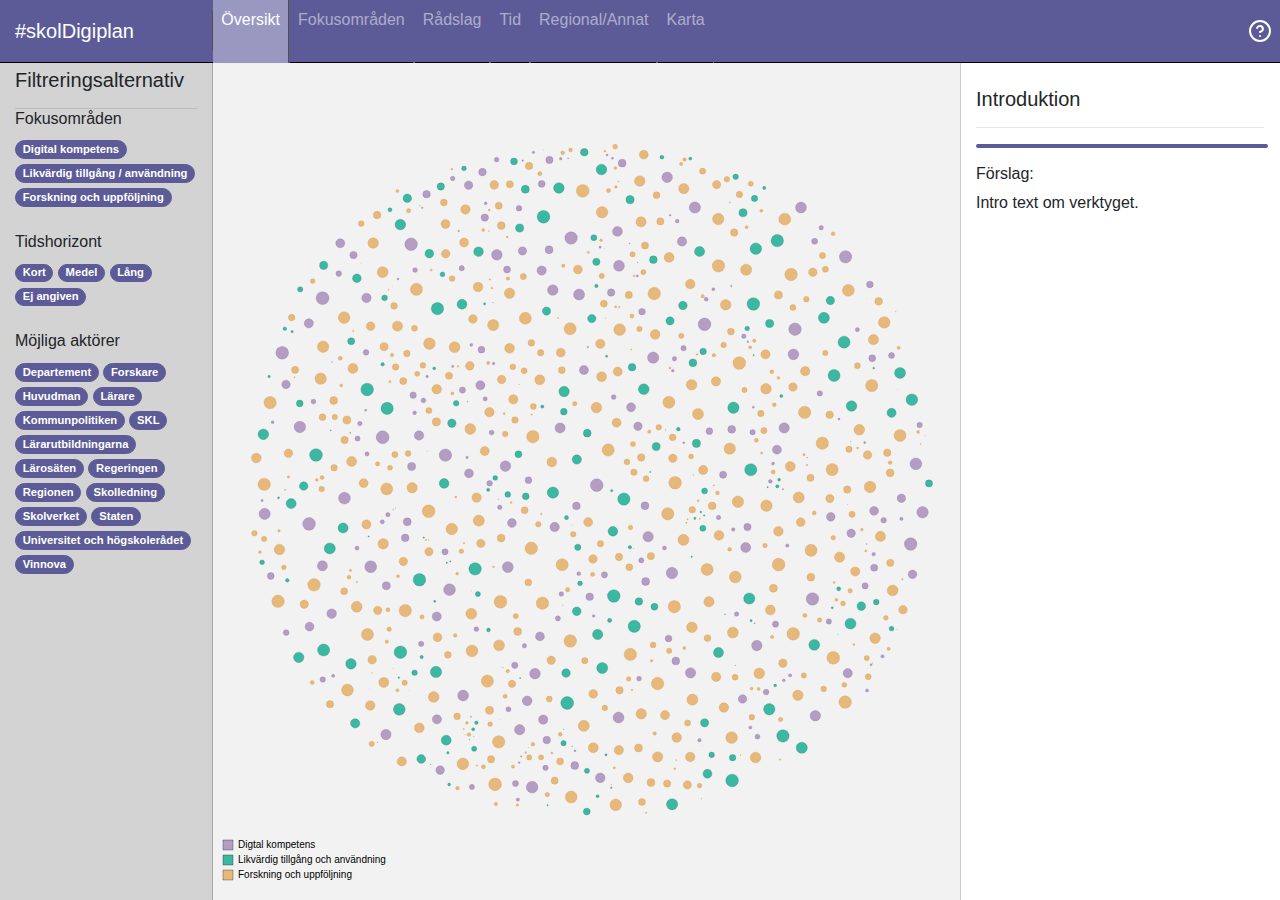
<file: index.html>
<!DOCTYPE html>
<html>
  <head>
    <meta charset="utf-8">
    <title>SKL VoteIT - Bubbles Visualization V0.15</title>
    <link rel="stylesheet" type="text/css" href="css/map.css">
    <link rel="stylesheet" type="text/css" href="css/bubbles.css">
    <link rel="stylesheet" type="text/css" href="css/lib/bootstrap.min.css">
  </head>
  <body>
  <div class="inner_content">
    <div id="nav_bar_top" >
      <nav class="navbar navbar-expand-sm navbar-dark py-0 px-0">
        <a class="col-2 navbar-brand mx-0" style="border-right: 1px solid #505050" href="http://skoldigiplan.se">#skolDigiplan</a>
        <div class="collapse navbar-collapse" style="height:7vh;">
          <ul class="navbar-nav mr-auto">
            <li class="nav-item active view" id="view_0" style="border-left:none !important;">
              <a class="nav-link" onclick="change_view(0)">Översikt <span class="sr-only">(current)</span></a>
            </li>
            <li class="nav-item view" id="view_1">
              <a class="nav-link" onclick="change_view(1)">Fokusområden</a>
            </li>
            <li class="nav-item view" id="view_2">
              <a class="nav-link" onclick="change_view(2)">Rådslag</a>
            </li>
            <li class="nav-item view" id="view_3">
              <a class="nav-link" onclick="change_view(3)">Tid</a>
            </li>
            <li class="nav-item view" id="view_4">
              <a class="nav-link" onclick="change_view(4)">Regional/Annat</a>
            </li>
            <li class="nav-item view" id="view_5">
              <a class="nav-link" onclick="change_view(5)">Karta</a>
            </li>
          </ul>
          <a target="_blank" id="about_tog"  class="mx-2" style="cursor:pointer;" onclick="toggle_about(0)" >
            <img src="resources/help-circle.svg"/>
        </a>
        </div>
    </div>
    <div id="content_container" class="container">
      <div class="row" id="content_row">
        <div id="menu" class="col-2 ">
          <h5 style="margin-top:5px;">Filtreringsalternativ</h5>
          <hr class="pl-0 mb-0">
          <ul class="nav flex-column">
            <li class="nav-item">
              <div id="filter_pills">
                <h6>Fokusområden</h6>
                <span class="badge badge-pill badge-voteit">Digital kompetens</span>
                <span class="badge badge-pill badge-voteit">Likvärdig tillgång / användning</span>
                <span class="badge badge-pill badge-voteit">Forskning och uppföljning</span>
                <br><br><h6>Tidshorizont</h6>
                <span class="badge badge-pill badge-voteit">Kort</span>
                <span class="badge badge-pill badge-voteit">Medel</span>
                <span class="badge badge-pill badge-voteit">Lång</span>
                <span class="badge badge-pill badge-voteit">Ej angiven</span>
                <br><br>
                <h6>Möjliga aktörer</h6>
                <span class="badge badge-pill badge-voteit">Departement</span>
                <span class="badge badge-pill badge-voteit">Forskare</span>
                <span class="badge badge-pill badge-voteit">Huvudman</span>
                <span class="badge badge-pill badge-voteit">Lärare</span>
                <span class="badge badge-pill badge-voteit">Kommunpolitiken</span>
                <span class="badge badge-pill badge-voteit">SKL</span>
                <span class="badge badge-pill badge-voteit">Lärarutbildningarna</span>
                <span class="badge badge-pill badge-voteit">Lärosäten</span>
                <span class="badge badge-pill badge-voteit">Regeringen</span>
                <span class="badge badge-pill badge-voteit">Regionen</span>
                <span class="badge badge-pill badge-voteit">Skolledning</span>
                <span class="badge badge-pill badge-voteit">Skolverket</span>
                <span class="badge badge-pill badge-voteit">Staten</span>
                <span class="badge badge-pill badge-voteit">Universitet och högskolerådet</span>
                <span class="badge badge-pill badge-voteit">Vinnova</span>
              </div>
            </li>
          </ul>
        </div>
        <div class="col-7 px-0" id="main_box">

            <svg id="bubbles_svg_area" width="960" height="540"></svg>
            <svg id="map_svg_area"></svg>
        </div>
        <div class="col-3" id="information_project">
            <div style="width: 18rem;">
              <div class="my-0">
                <h5 id="card_header" class="card-title "><br><span>Introduktion</span></h5>
              </div>
                <h5 id="card_meeting_tree"></h5>
                <hr>
                <p id="card_meeting_q"></p>
                <h6 id="card_link"></h6>
                <hr style="width:100%; border: 2px solid #5c5b97; border-radius:2px;">
                <div class="card_body">
                <h6>Förslag:</h6>
                <p id="card_description" class="card-text"></p>
                <div id="pills">
                </div>
              </div>
            </div>
        </div>
      </div>
    </div>
</div>
<div class="check_text">
</div>
<div id="about_box" class="about_box mx-2 my-2">
  <h5 id="about_header" class="card-title mx-2 my-2">Om verktyget<span style="float:right;cursor:pointer;"><button type="button" class="close" aria-label="Close"><span onclick="toggle_about(1)"aria-hidden="true">&times;</span></button></span></h5>
  <hr>
  <p class='mx-2'>
  Här skriver vi lite information om projektet och hur man använder verktyget
  </p>
  <span style="font-size:10px;"><a target="_blank" href="http://www.victorkesten.com">Victor Kesten</a></span>
  <img class="my-1" src="resources/SKL_logga.png"/ style="position:absolute;width:15%; bottom:0; right:27%;">
  <img src="resources/känneteckenskoldigiplan.png"/ href="http://skoldigiplan.se" style="margin-left:3%;width:25%;bottom:0; right:0; position:absolute;">
</div>
  <script src="js/libraries/jquery-3.2.1.min.js"></script>
  <script src="js/libraries/bootstrap/bootstrap.min.js"></script>
  <script src="js/libraries/d3.v4.min.js"></script>
  <script src="//d3js.org/topojson.v1.min.js"></script>

  <script src="js/map.js"></script>
  <script src="js/new_bubbles.js"></script>
  <script src="js/data_parse.js"></script>

  <!-- <script src="create_ranking.js"></script> -->

</body>

<html>
</file>
<file: css/map.css>
#map_svg_area{
  width: 100%;
  height:100%;
  background-color: rgba(0,0,0,.05);
}
.boundary {
  fill: none;
  stroke: #000;
  stroke-width: .2px;
}
.graticule {
  fill: none;
  /* stroke: #777; */
  stroke:#000;
  stroke-width: .2px;
  /* stroke-opacity: .5; */
}

.tooltip2_bubble {
   position: absolute;
   /* visibility: hidden; */
   text-align: center;
   top:0;
   /* width: 60px; */
   /* height: 28px; */
   padding: 2px;
   font: 12px sans-serif;
   /* background: lightsteelblue; */
   background: white;
   border: 1px solid black;
   border-radius: 3px;
   pointer-events: none;
}
</file>
<file: css/bubbles.css>
html, body{
  height:100%;
}
.inner_content{
  height:inherit;
  width:inherit;
  transition: 0.3s -webkit-filter linear;
  /* -webkit-transition: 2s -webkit-filter linear; */
  -moz-transition: 0.3s -moz-filter linear;
  -o-transition: 0.3s -o-filter linear;
}
#nav_bar_top{
  background-color: #5c5b97;
  height: 7vh;
  border-bottom: .5px solid black;
}

.navbar{
  height:100%;
}
/*
https://css-tricks.com/viewport-sized-typography/
https://teamtreehouse.com/community/viewport-units-vs-percentages
https://stackoverflow.com/questions/14714744/how-do-i-give-a-div-a-responsive-height
https://www.w3schools.com/cssref/css_units.asp
https://codepen.io/micjamking/pen/QdojLz
https://www.whitebyte.info/programming/css/how-to-make-a-div-take-the-remaining-height
https://stackoverflow.com/questions/90178/make-a-div-fill-the-height-of-the-remaining-screen-space
  */

#content_container {
  max-width: 100%;
  /* height: calc(100vh - 22%); */
  /* height: calc(100%-40px); */
  height:93%;
  /* height: auto; */
}

#content_row {
  height:100%;
}


#main_box {
  /* min-height:500px; */
  height: 100%;
}
#bubbles_svg_area{
  width: 100%;
  /* min-height: 540px; */
  /* height: auto; */
  height:100%;
  /* height: 80vh; */
  background-color: rgba(0,0,0,.05);
  /* height: 540px; */
  font-family: sans-serif;
  font-size: 10px;
  text-anchor: middle;
}

#menu{
  background-color: lightgrey;
  overflow-y: scroll;
  overflow-x: hidden;
  border-right: 1px solid rgba(0,0,0,.2)
  /* height:100%; */
  /* height: calc(100%-40px); */
}

/* https://www.w3schools.com/howto/howto_css_custom_scrollbar.asp */
::-webkit-scrollbar{
  width:10px;
}

.background {
  fill: none;
  pointer-events: all;
}
.card-body {
  /* max-height: 50%; */
  /* height:100%; */
  /* text-overflow:inherit; */
  /* overflow-y:scroll; */
}
#information_project{
  /* height:100%; */
  border-left: 1px solid rgba(0,0,0,.2);
  /* max-height:50px; */
  max-height:100%;
}
#card_description{
  /* max-height:200px; */
  /* max-height:30%; */
  max-height:200px;
  /* height:100%;; */
  overflow-y:scroll;
}

/* https://www.colorhexa.com/6968a4 */
.active {
  background-color: #9898c1;
  border-left: 1px solid #505050 !important;
  border-right: 1px solid #505050 !important;
}

#search_bar {
  padding: .15rem .5rem;
}

.view{
  cursor: pointer;
  border-left: 1px solid #5c5b97;
  border-right: 1px solid #5c5b97;
  height:7vh;
}

.removed {
  display:none;
}

.invisible {
  visibility: hidden;
}

.badge {
  font-size: 70% !important;
  cursor:pointer;
  transition: 0.2s;
}

.badge:hover{
  /* background-color: #0056b3; */
  background-color: #9898c1;
}

.badge_outline_voteit {
  /* border: 1px solid #007bff; */
  /* color: #007bff; */
  border: 1px solid #5c6b97;
  color: #5c5b97;
  background-color: inherit;
}
.badge_outline_primary:hover{
  background-color: inherit;
}

.badge-pill{
  /* background-color:#9898c1; */
}
.tooltip_bubble {
    position: absolute;
    /* visibility: hidden; */
    text-align: center;
    top:0;
    /* width: 60px; */
    /* height: 28px; */
    padding: 2px;
    font: 12px sans-serif;
    /* background: lightsteelblue; */
    background: white;
    border: 1px solid black;
    border-radius: 3px;
    pointer-events: none;
}



.badge-voteit {
  color: #fff;
  background-color: #5c5b97;
  border: 1px solid #5c5b97;
}

.about_box{
  display: none;
  position: absolute;
  background-color: white;
  width: 40%;
  top:0;
  left:30%;
  height:auto;
  border: 1px solid black;
  border-radius: 5px;
}

.blurredElement {
    transition: 0.3s -webkit-filter linear;
    /* -webkit-transition: 2s -webkit-filter linear; */
    -moz-transition: 0.3s -moz-filter linear;
    -o-transition: 0.3s -o-filter linear;

     /* Any browser which supports CSS3 */
    filter: blur(2px);

    /* Firefox version 34 and earlier */
    filter: url("blur.svg#gaussian_blur");

    /* Webkit in Chrome 52, Safari 9, Opera 39, and earlier */
    -webkit-filter: blur(2px);
}
</file>
